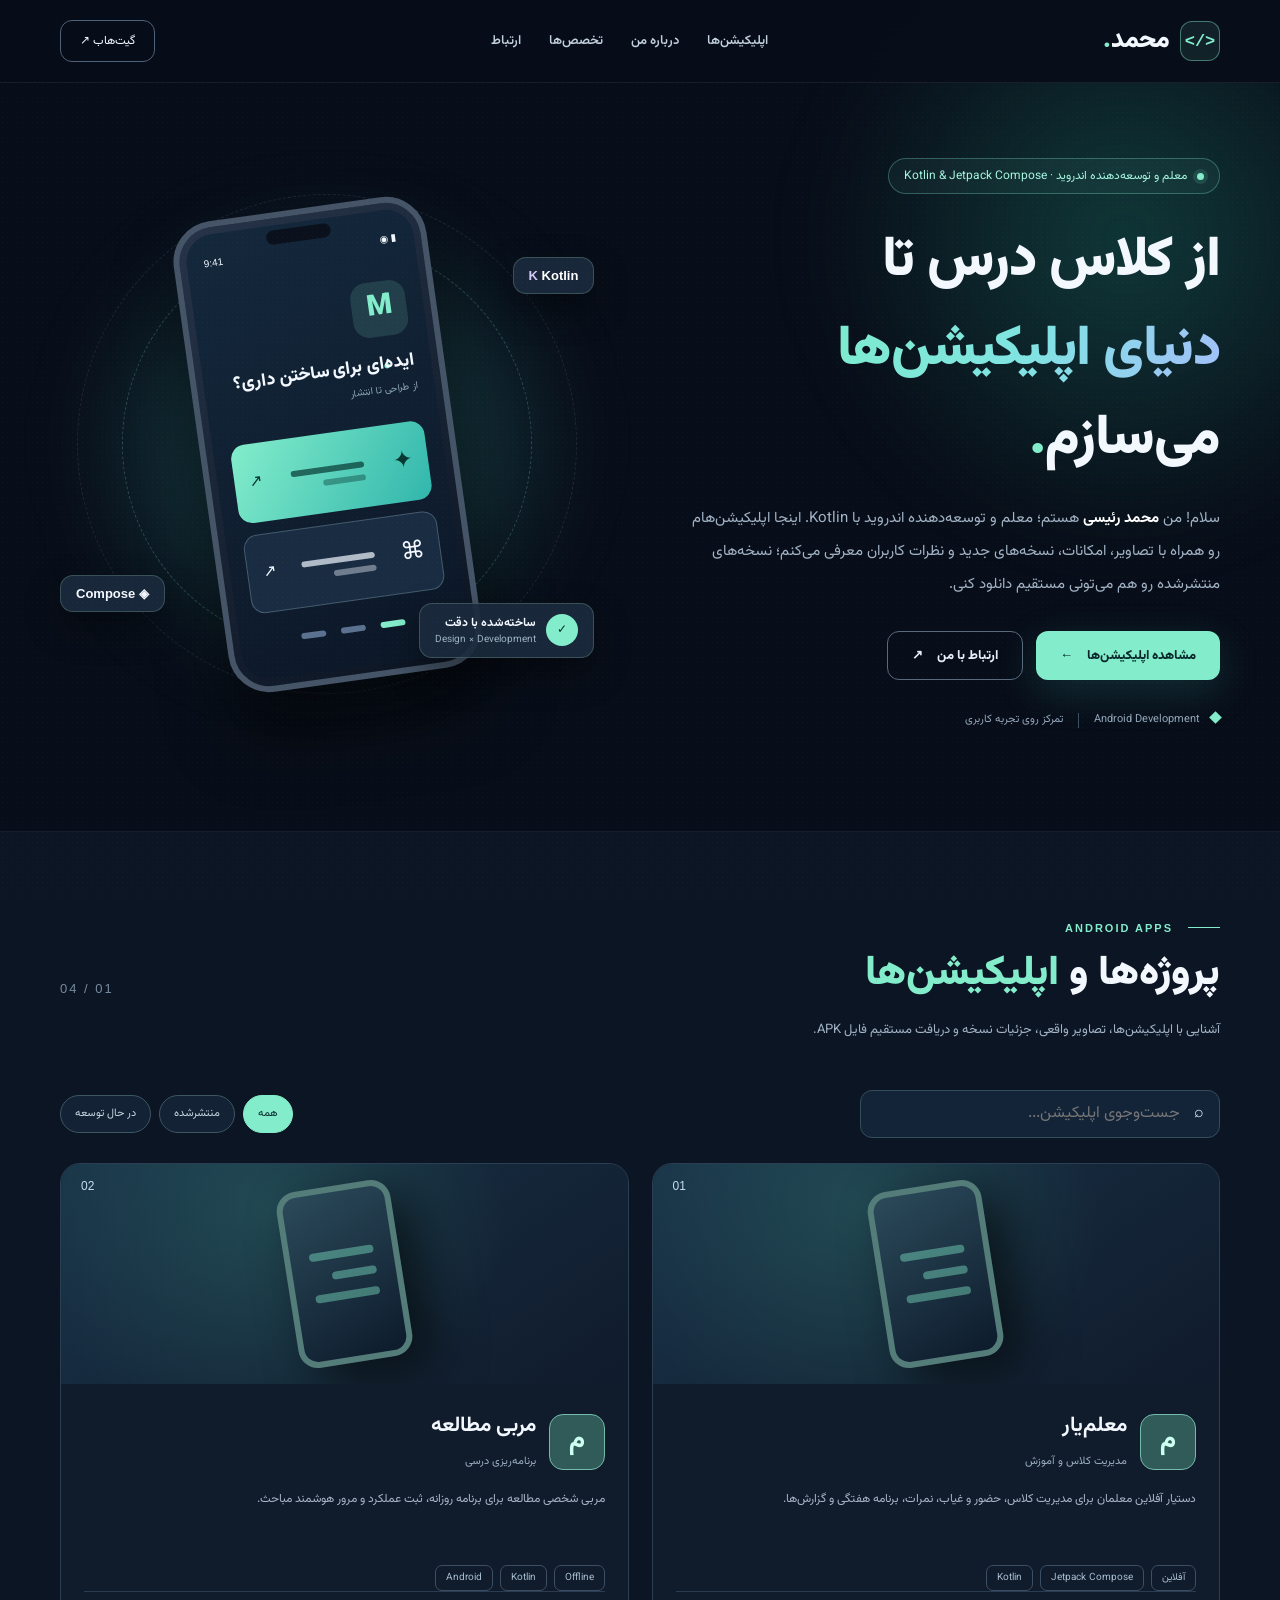
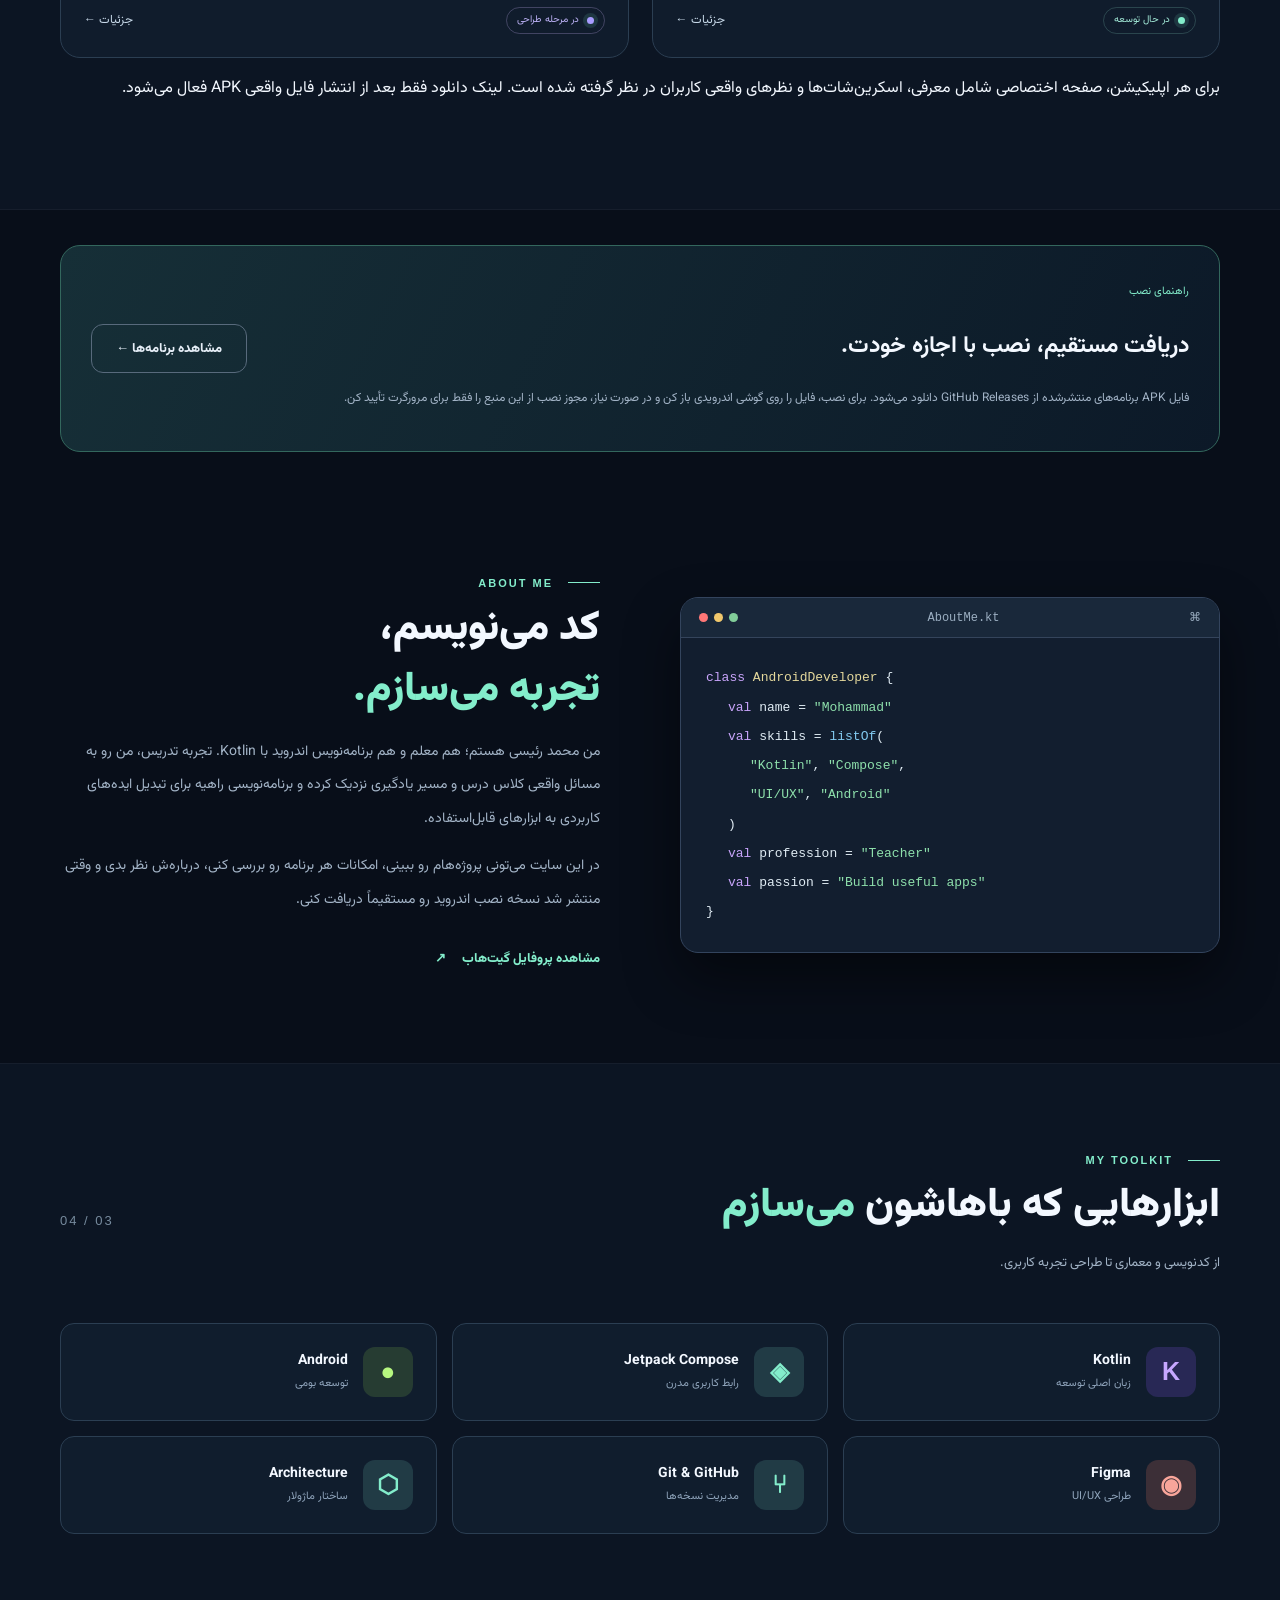
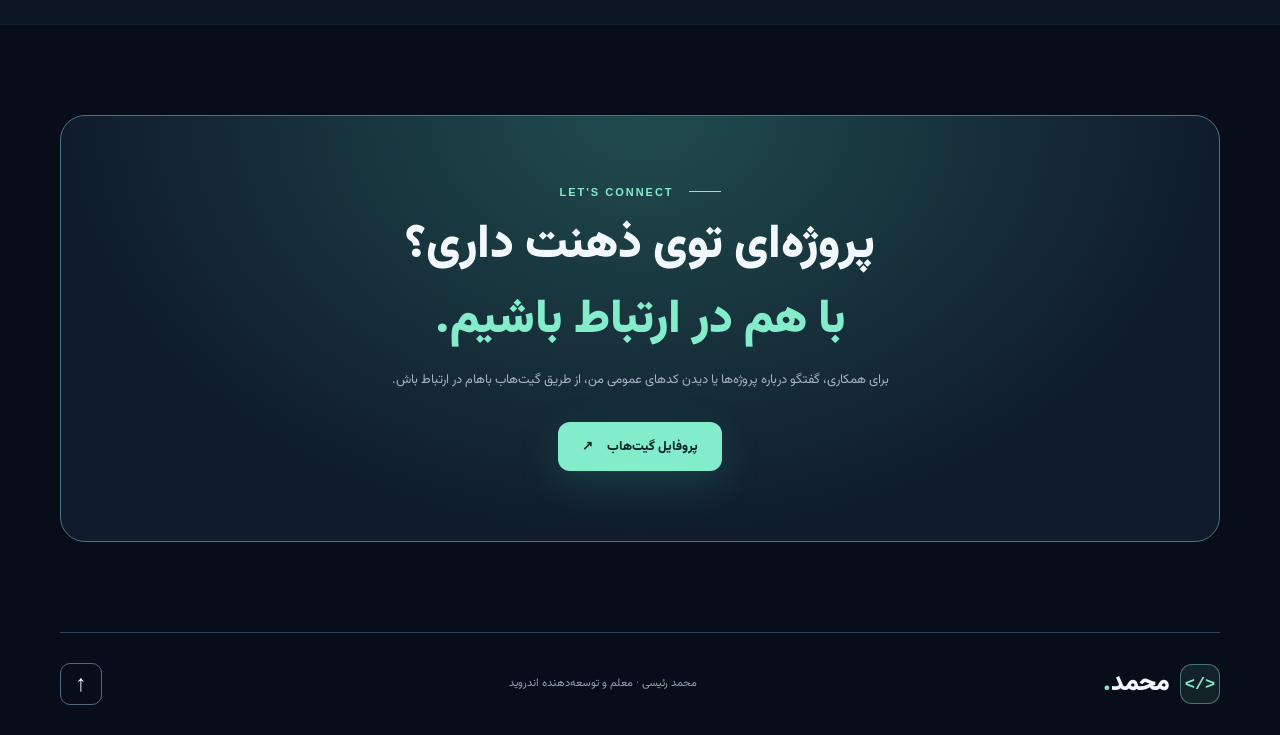
<file: index.html>
<!doctype html>
<html lang="fa" dir="rtl">
<head>
  <meta charset="utf-8" />
  <meta name="viewport" content="width=device-width,initial-scale=1" />
  <meta name="theme-color" content="#080d19" />
  <meta name="description" content="سایت شخصی محمد رئیسی؛ معلم و توسعه‌دهنده اندروید با Kotlin و Jetpack Compose. آشنایی با اپلیکیشن‌ها، نمونه‌کارها و دانلود نسخه‌های منتشرشده." />
  <meta property="og:title" content="محمد رئیسی | معلم و توسعه‌دهنده اندروید" />
  <meta property="og:description" content="اپلیکیشن‌های اندرویدی، نمونه‌کارها و لینک دانلود نسخه‌های منتشرشده" />
  <meta property="og:type" content="website" />
  <title>محمد رئیسی | معلم و توسعه‌دهنده اندروید</title>
  <link rel="preconnect" href="https://fonts.googleapis.com" />
  <link rel="preconnect" href="https://fonts.gstatic.com" crossorigin />
  <link href="https://fonts.googleapis.com/css2?family=Vazirmatn:wght@400;500;600;700;800;900&display=swap" rel="stylesheet" />
  <link rel="icon" type="image/svg+xml" href="assets/favicon.svg" />
  <link rel="stylesheet" href="styles.css" />
  <link rel="stylesheet" href="market.css" />
  <script type="module" src="home.js"></script>
</head>
<body>
  <a href="#main" class="skip">رفتن به محتوای اصلی</a>
  <div class="grain" aria-hidden="true"></div>
  <header class="site-header" id="top">
    <nav class="nav wrap" aria-label="منوی اصلی">
      <a class="brand" href="#top" aria-label="صفحه اصلی محمد رئیسی"><span class="brand-symbol">&lt;/&gt;</span><span>محمد<span class="brand-dot">.</span></span></a>
      <button class="menu-button" id="menu-button" aria-controls="nav-links" aria-expanded="false" aria-label="باز کردن منو"><span></span><span></span><span></span></button>
      <div class="nav-links" id="nav-links"><a href="#projects">اپلیکیشن‌ها</a><a href="#about">درباره من</a><a href="#stack">تخصص‌ها</a><a href="#contact">ارتباط</a></div>
      <a class="nav-cta" href="https://github.com/MohammadRaisi9" target="_blank" rel="noopener noreferrer" aria-label="مشاهده گیت‌هاب من">گیت‌هاب <span aria-hidden="true">↗</span></a>
    </nav>
  </header>
  <main id="main">
    <section class="hero wrap" aria-labelledby="hero-title">
      <div class="hero-copy">
        <div class="eyebrow"><span class="live-dot"></span> معلم و توسعه‌دهنده اندروید · Kotlin & Jetpack Compose</div>
        <h1 id="hero-title">از کلاس درس تا<br/><span class="gradient-text">دنیای اپلیکیشن‌ها</span><br/>می‌سازم<span class="period">.</span></h1>
        <p class="hero-intro">سلام! من <strong>محمد رئیسی</strong> هستم؛ معلم و توسعه‌دهنده اندروید با Kotlin. اینجا اپلیکیشن‌هام رو همراه با تصاویر، امکانات، نسخه‌های جدید و نظرات کاربران معرفی می‌کنم؛ نسخه‌های منتشرشده رو هم می‌تونی مستقیم دانلود کنی.</p>
        <div class="hero-actions"><a href="#projects" class="btn btn-primary">مشاهده اپلیکیشن‌ها <span aria-hidden="true">←</span></a><a href="#contact" class="btn btn-outline">ارتباط با من <span aria-hidden="true">↗</span></a></div>
        <div class="hero-meta"><span><i class="meta-pin"></i> Android Development</span><span class="meta-divider"></span><span>تمرکز روی تجربه کاربری</span></div>
      </div>
      <div class="hero-art" aria-label="تصویر گرافیکی برنامه‌نویسی اندروید">
        <div class="orbit orbit-1"></div><div class="orbit orbit-2"></div><div class="glow"></div>
        <div class="floating-chip chip-kotlin">K <span>Kotlin</span></div><div class="floating-chip chip-compose"><span class="compose-mark">◈</span> Compose</div>
        <div class="device"><div class="device-notch"></div><div class="device-screen"><div class="mock-status"><span>9:41</span><span>◉ ▮</span></div><div class="mock-avatar">M<span>.</span></div><div class="mock-greeting">ایده‌ای برای ساختن داری؟</div><div class="mock-subtitle">از طراحی تا انتشار</div><div class="mock-cards"><div class="mock-card mock-card-primary"><span class="mock-icon">✦</span><span class="mock-bars"><i></i><i></i></span><span>↗</span></div><div class="mock-card"><span class="mock-icon">⌘</span><span class="mock-bars"><i></i><i></i></span><span>↗</span></div></div><div class="mock-nav"><b></b><b></b><b></b></div></div></div>
        <div class="floating-note"><span class="check-circle">✓</span><span><b>ساخته‌شده با دقت</b><small>Design × Development</small></span></div>
      </div>
    </section>
    <section class="section projects-section" id="projects" aria-labelledby="projects-title"><div class="wrap"><div class="section-top"><div><div class="section-kicker">ANDROID APPS <span></span></div><h2 id="projects-title">پروژه‌ها و <span>اپلیکیشن‌ها</span></h2><p>آشنایی با اپلیکیشن‌ها، تصاویر واقعی، جزئیات نسخه و دریافت مستقیم فایل APK.</p></div><span class="section-index">01 / 04</span></div><div class="market-toolbar"><label class="search-box"><span aria-hidden="true">⌕</span><input id="app-search" type="search" placeholder="جست‌وجوی اپلیکیشن..." autocomplete="off" aria-label="جست‌وجوی اپلیکیشن‌ها" /></label><div class="filter-pills" role="group" aria-label="فیلتر وضعیت"><button class="filter-pill active" type="button" data-status="all" aria-pressed="true">همه</button><button class="filter-pill" type="button" data-status="released" aria-pressed="false">منتشرشده</button><button class="filter-pill" type="button" data-status="development" aria-pressed="false">در حال توسعه</button></div></div><div class="project-grid" id="project-grid" aria-live="polite"><p class="no-projects">در حال دریافت فهرست برنامه‌ها…</p></div><p class="project-note">برای هر اپلیکیشن، صفحه اختصاصی شامل معرفی، اسکرین‌شات‌ها و نظرهای واقعی کاربران در نظر گرفته شده است. لینک دانلود فقط بعد از انتشار فایل واقعی APK فعال می‌شود.</p></div></section>
    <section class="install-strip wrap" aria-labelledby="install-title"><div><span class="install-chip">راهنمای نصب</span><h2 id="install-title">دریافت مستقیم، نصب با اجازه خودت.</h2><p>فایل APK برنامه‌های منتشرشده از GitHub Releases دانلود می‌شود. برای نصب، فایل را روی گوشی اندرویدی باز کن و در صورت نیاز، مجوز نصب از این منبع را فقط برای مرورگرت تأیید کن.</p></div><a href="#projects" class="btn btn-outline">مشاهده برنامه‌ها ←</a></section>
    <section class="section about-section" id="about" aria-labelledby="about-title"><div class="wrap about-grid"><div class="about-visual"><div class="about-code"><div class="code-header"><span class="window-dots"><i></i><i></i><i></i></span><span>AboutMe.kt</span><span>⌘</span></div><div class="code-body"><div><span class="code-purple">class</span> <span class="code-yellow">AndroidDeveloper</span> {</div><div class="indent"><span class="code-purple">val</span> name = <span class="code-green">"Mohammad"</span></div><div class="indent"><span class="code-purple">val</span> skills = <span class="code-blue">listOf</span>(</div><div class="indent2"><span class="code-green">"Kotlin"</span>, <span class="code-green">"Compose"</span>,</div><div class="indent2"><span class="code-green">"UI/UX"</span>, <span class="code-green">"Android"</span></div><div class="indent">)</div><div class="indent"><span class="code-purple">val</span> profession = <span class="code-green">"Teacher"</span></div><div class="indent"><span class="code-purple">val</span> passion = <span class="code-green">"Build useful apps"</span></div><div>}</div></div></div><div class="about-glow"></div></div><div class="about-copy"><div class="section-kicker">ABOUT ME <span></span></div><h2 id="about-title">کد می‌نویسم،<br/><span>تجربه می‌سازم.</span></h2><p>من محمد رئیسی هستم؛ هم معلم و هم برنامه‌نویس اندروید با Kotlin. تجربه تدریس، من رو به مسائل واقعی کلاس درس و مسیر یادگیری نزدیک کرده و برنامه‌نویسی راهیه برای تبدیل ایده‌های کاربردی به ابزارهای قابل‌استفاده.</p><p>در این سایت می‌تونی پروژه‌هام رو ببینی، امکانات هر برنامه رو بررسی کنی، درباره‌ش نظر بدی و وقتی منتشر شد نسخه نصب اندروید رو مستقیماً دریافت کنی.</p><a class="text-link" href="https://github.com/MohammadRaisi9" target="_blank" rel="noopener noreferrer">مشاهده پروفایل گیت‌هاب <span aria-hidden="true">↗</span></a></div></div></section>
    <section class="section stack-section" id="stack" aria-labelledby="stack-title"><div class="wrap"><div class="section-top"><div><div class="section-kicker">MY TOOLKIT <span></span></div><h2 id="stack-title">ابزارهایی که باهاشون <span>می‌سازم</span></h2><p>از کدنویسی و معماری تا طراحی تجربه کاربری.</p></div><span class="section-index">03 / 04</span></div><div class="stack-grid"><div class="stack-item"><span class="stack-icon kotlin-icon">K</span><span><b>Kotlin</b><small>زبان اصلی توسعه</small></span></div><div class="stack-item"><span class="stack-icon compose-icon">◈</span><span><b>Jetpack Compose</b><small>رابط کاربری مدرن</small></span></div><div class="stack-item"><span class="stack-icon android-icon">●</span><span><b>Android</b><small>توسعه بومی</small></span></div><div class="stack-item"><span class="stack-icon figma-icon">◉</span><span><b>Figma</b><small>طراحی UI/UX</small></span></div><div class="stack-item"><span class="stack-icon git-icon">⑂</span><span><b>Git & GitHub</b><small>مدیریت نسخه‌ها</small></span></div><div class="stack-item"><span class="stack-icon arch-icon">⬡</span><span><b>Architecture</b><small>ساختار ماژولار</small></span></div></div></div></section>
    <section class="section contact-section" id="contact" aria-labelledby="contact-title"><div class="wrap"><div class="contact-card"><div class="contact-glow"></div><div class="section-kicker">LET'S CONNECT <span></span></div><h2 id="contact-title">پروژه‌ای توی ذهنت داری؟<br/><span>با هم در ارتباط باشیم.</span></h2><p>برای همکاری، گفتگو درباره پروژه‌ها یا دیدن کدهای عمومی من، از طریق گیت‌هاب باهام در ارتباط باش.</p><a class="btn btn-primary" href="https://github.com/MohammadRaisi9" target="_blank" rel="noopener noreferrer">پروفایل گیت‌هاب <span aria-hidden="true">↗</span></a></div></div></section>
  </main>
  <footer class="footer wrap"><a class="brand" href="#top"><span class="brand-symbol">&lt;/&gt;</span><span>محمد<span class="brand-dot">.</span></span></a><p>محمد رئیسی · معلم و توسعه‌دهنده اندروید</p><a href="#top" class="back-top" aria-label="بازگشت به بالا">↑</a></footer>
</body>
</html>
</file>
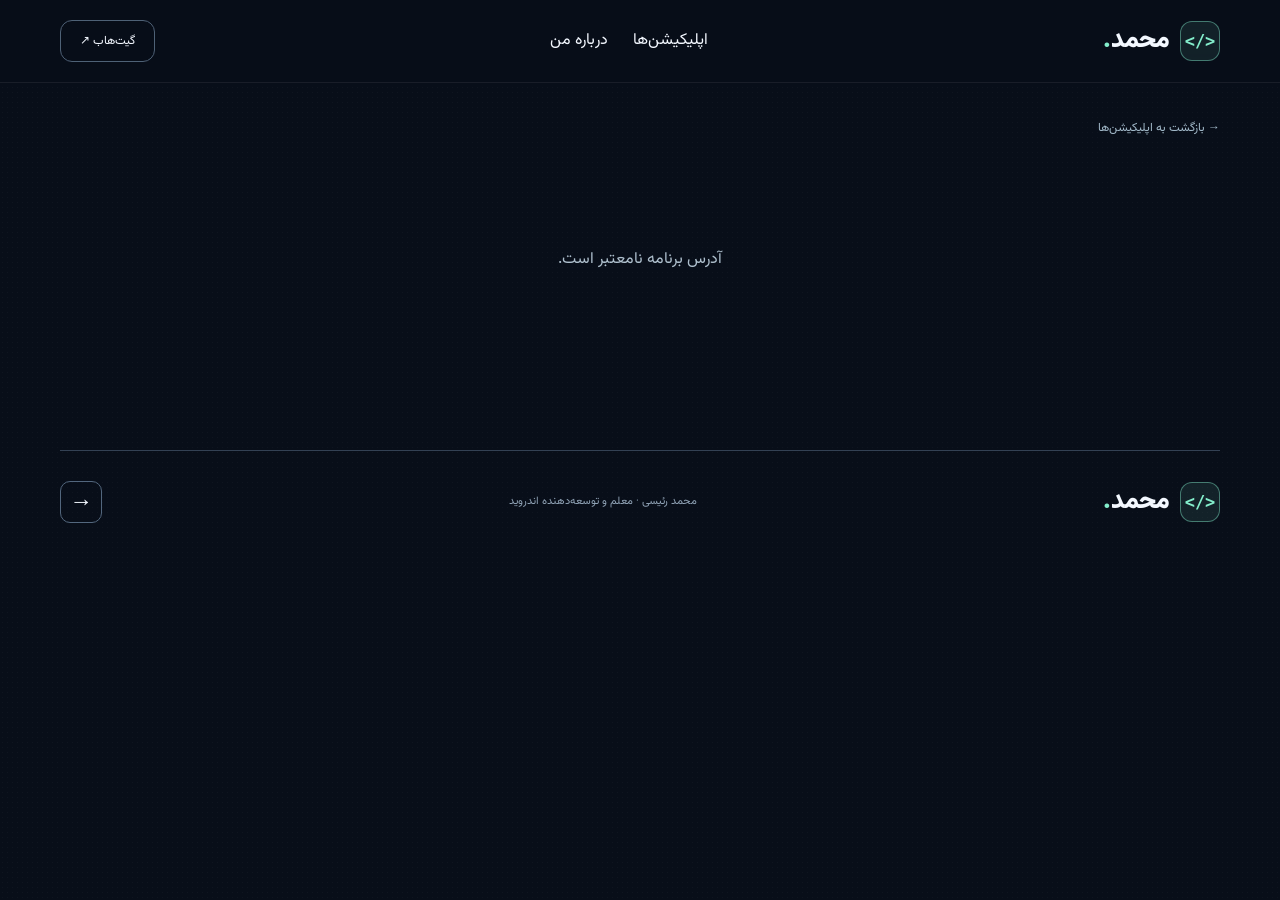
<file: app.html>
<!doctype html>
<html lang="fa" dir="rtl">
<head>
  <meta charset="utf-8" />
  <meta name="viewport" content="width=device-width,initial-scale=1" />
  <meta name="theme-color" content="#080d19" />
  <meta name="description" content="معرفی و دانلود مستقیم اپلیکیشن‌های اندرویدی محمد رئیسی؛ اسکرین‌شات‌ها و نظرات کاربران" />
  <title>جزئیات اپلیکیشن | محمد رئیسی</title>
  <link rel="preconnect" href="https://fonts.googleapis.com" />
  <link rel="preconnect" href="https://fonts.gstatic.com" crossorigin />
  <link href="https://fonts.googleapis.com/css2?family=Vazirmatn:wght@400;500;600;700;800;900&display=swap" rel="stylesheet" />
  <link rel="icon" type="image/svg+xml" href="assets/favicon.svg" />
  <link rel="stylesheet" href="styles.css" />
  <link rel="stylesheet" href="market.css" />
  <script src="site-config.js"></script>
  <script type="module" src="detail.js"></script>
</head>
<body class="detail-body">
  <a href="#main" class="skip">رفتن به محتوای اصلی</a>
  <div class="grain" aria-hidden="true"></div>
  <header class="site-header scrolled"><nav class="nav wrap" aria-label="منوی اصلی"><a class="brand" href="index.html" aria-label="صفحه اصلی"><span class="brand-symbol">&lt;/&gt;</span><span>محمد<span class="brand-dot">.</span></span></a><div class="detail-nav-links"><a href="index.html#projects">اپلیکیشن‌ها</a><a href="index.html#about">درباره من</a></div><a class="nav-cta" href="https://github.com/MohammadRaisi9" target="_blank" rel="noopener noreferrer">گیت‌هاب ↗</a></nav></header>
  <main id="main" class="detail-main wrap">
    <a href="index.html#projects" class="detail-back">→ بازگشت به اپلیکیشن‌ها</a>
    <div id="app-loading" class="detail-loading" role="status">در حال بارگذاری اطلاعات برنامه…</div>
    <div id="app-content" hidden>
      <section class="app-hero-card" aria-label="معرفی برنامه">
        <div id="detail-icon" class="detail-icon" aria-hidden="true">م</div>
        <div class="app-hero-info"><span id="detail-category" class="category-label"></span><h1 id="detail-title"></h1><p id="detail-summary"></p><div id="detail-tags" class="tags"></div><div id="detail-rating" class="detail-rating"><span aria-hidden="true">☆</span> هنوز امتیازی ثبت نشده</div></div>
        <div class="app-downloads" id="detail-downloads"></div>
      </section>
      <div class="app-content-grid"><div class="app-main-column">
        <section class="detail-panel" id="screenshots-section"><div class="panel-heading"><h2>تصاویر برنامه</h2><span>اسکرین‌شات‌های واقعی</span></div><div id="screenshot-gallery" class="screenshot-gallery"></div></section>
        <section class="detail-panel"><div class="panel-heading"><h2>درباره برنامه</h2></div><p id="detail-description" class="long-description"></p><h3>امکانات اصلی</h3><ul id="feature-list" class="feature-list"></ul></section>
        <section class="detail-panel" id="reviews"><div class="panel-heading"><h2>نظرهای کاربران</h2><span id="review-count"></span></div>
          <div id="review-summary" class="review-summary"><span>☆</span> هنوز نظری ثبت نشده است.</div>
          <div class="review-submit-card"><h3>تجربه‌ات رو با بقیه به اشتراک بذار</h3><p>برای جلوگیری از نظرهای جعلی، ثبت نظر با تأیید ایمیل انجام می‌شود. نظرها پیش از انتشار بررسی می‌شوند.</p>
            <div id="review-setup-notice" class="review-message">بخش نظرات پس از اتصال سرویس فعال خواهد شد.</div>
            <form id="email-form" class="email-form" hidden><label for="login-email">ایمیل خودت را وارد کن</label><div class="inline-fields"><input id="login-email" type="email" placeholder="you@example.com" autocomplete="email" required /><button class="btn btn-primary" type="submit">دریافت لینک ورود</button></div></form>
            <div id="auth-state" class="auth-state" hidden></div>
            <form id="review-form" class="review-form" hidden>
              <label for="review-name">نام نمایشی</label><input id="review-name" minlength="2" maxlength="60" required autocomplete="nickname" placeholder="نامی که کنار نظرت دیده می‌شود" />
              <label for="review-rating">امتیاز به برنامه</label><select id="review-rating" required><option value="">انتخاب کن</option><option value="5">★★★★★ عالی</option><option value="4">★★★★☆ خوب</option><option value="3">★★★☆☆ متوسط</option><option value="2">★★☆☆☆ ضعیف</option><option value="1">★☆☆☆☆ خیلی ضعیف</option></select>
              <label for="review-body">نظر تو</label><textarea id="review-body" minlength="10" maxlength="2000" required rows="4" placeholder="چه چیزی رو دوست داشتی و چه چیزی بهتر می‌شه؟"></textarea>
              <button type="submit" class="btn btn-primary">ثبت نظر برای بررسی ←</button>
            </form>
            <p id="review-feedback" role="status" aria-live="polite"></p>
          </div><div id="review-list" class="review-list"><p class="review-empty">هنوز نظری برای این برنامه ثبت نشده است.</p></div>
        </section>
      </div><aside class="app-side-column"><section class="detail-panel sticky-info"><div class="panel-heading"><h2>اطلاعات برنامه</h2></div><dl id="app-info" class="app-info"></dl><h3>نصب روی اندروید</h3><p class="install-guide">پس از دریافت فایل APK، آن را باز کن و در صورت درخواست، اجازه نصب از منبع دانلود را در تنظیمات اندروید صادر کن. دانلود خودکار به معنی نصب خودکار نیست.</p></section></aside></div>
    </div>
  </main>
  <footer class="footer wrap"><a class="brand" href="index.html"><span class="brand-symbol">&lt;/&gt;</span><span>محمد<span class="brand-dot">.</span></span></a><p>محمد رئیسی · معلم و توسعه‌دهنده اندروید</p><a href="index.html#projects" class="back-top" aria-label="بازگشت به برنامه‌ها">→</a></footer>
  <dialog id="image-dialog" class="image-dialog" aria-label="نمایش تصویر برنامه"><button type="button" id="dialog-close" class="dialog-close" aria-label="بستن تصویر">×</button><img id="dialog-image" alt="" /></dialog>
</body>
</html>
</file>
<file: styles.css>
:root{color-scheme:dark;--bg:#080e19;--panel:#111d2c;--line:#2b3e52;--mint:#83edcb;--muted:#a2b3c6;--text:#f3f8ff}*{box-sizing:border-box}html{scroll-behavior:smooth;scroll-padding-top:85px}body{margin:0;color:var(--text);background:var(--bg);font-family:Vazirmatn,Tahoma,sans-serif;line-height:1.85;overflow-x:hidden}a{color:inherit;text-decoration:none}button,input,textarea,select{font:inherit}.wrap{width:min(1160px,calc(100% - 44px));margin-inline:auto}.grain{pointer-events:none;position:fixed;inset:0;opacity:.03;z-index:15;background-image:radial-gradient(#fff 0.3px,transparent 0.5px);background-size:5px 5px}.skip{position:absolute;top:-200px;right:12px;background:var(--mint);color:#092327;padding:9px;z-index:100}.skip:focus{top:12px}.site-header{position:sticky;top:0;z-index:30;border-bottom:1px solid #ffffff12;background:#080e19ec;backdrop-filter:blur(18px)}.nav{min-height:82px;display:flex;align-items:center;gap:32px}.brand{display:inline-flex;align-items:center;gap:10px;font-size:25px;font-weight:900;white-space:nowrap}.brand-symbol{display:grid;place-items:center;width:40px;height:40px;border:1px solid #83edcb70;border-radius:12px;color:var(--mint);background:#83edcb17;font:700 17px monospace}.brand-dot,.period{color:var(--mint)}.nav-links{display:flex;gap:28px;margin-inline:auto;color:#c0d0dc;font-weight:600;font-size:13px}.nav-links a:hover,.nav-cta:hover,.text-link:hover{color:var(--mint)}.nav-cta{border:1px solid #4e6176;border-radius:12px;padding:9px 19px;font-size:12px}.menu-button{display:none}.hero{min-height:650px;display:grid;grid-template-columns:1.05fr .95fr;align-items:center;gap:35px;padding-block:75px 100px;position:relative}.hero:before{content:"";position:absolute;z-index:-1;right:-230px;top:-170px;width:650px;height:650px;background:radial-gradient(circle,#249f8550,transparent 65%);filter:blur(45px)}.hero h1{font-size:clamp(35px,4.35vw,61px);letter-spacing:-1px;line-height:1.6;margin:23px 0 18px;font-weight:900}.gradient-text{color:var(--mint);background:linear-gradient(110deg,#7decce,#80e3e2,#a3bffa);background-clip:text;-webkit-background-clip:text;-webkit-text-fill-color:transparent}.eyebrow{display:inline-flex;align-items:center;gap:10px;padding:6px 15px;border:1px solid #83edcb4c;border-radius:80px;background:#83edcb0d;color:#a5f4de;font-size:12px}.live-dot,.status i{width:7px;height:7px;display:inline-block;background:var(--mint);border-radius:50%;box-shadow:0 0 0 4px #83edcb20}.hero-intro{max-width:535px;color:var(--muted);font-size:15px;line-height:2.2}.hero-intro strong{color:white}.hero-actions{display:flex;align-items:center;gap:13px;flex-wrap:wrap;margin-top:30px}.btn{min-height:49px;padding:11px 24px;display:inline-flex;justify-content:center;align-items:center;gap:14px;border-radius:12px;font-size:13px;font-weight:800;cursor:pointer;transition:transform .2s,background .2s}.btn:hover{transform:translateY(-2px)}.btn-primary{background:var(--mint);color:#08262a;box-shadow:0 12px 40px #42cbb52b}.btn-primary:hover{background:#aafbe1}.btn-outline{border:1px solid #586a7c;color:#e6eef7;background:transparent}.hero-meta{display:flex;flex-wrap:wrap;align-items:center;gap:15px;color:#94a6ba;font-size:11px;margin-top:30px}.meta-pin{display:inline-block;width:9px;height:9px;background:var(--mint);transform:rotate(45deg);margin-left:8px}.meta-divider{height:15px;width:1px;background:#3d4e60}.hero-art{position:relative;min-height:515px;display:grid;place-items:center;isolation:isolate}.glow{position:absolute;inset:14%;border-radius:50%;filter:blur(55px);background:#44c6bb35;z-index:-1}.orbit{position:absolute;border-radius:50%;width:410px;height:410px;border:1px dashed #80d8bc43;transform:rotate(22deg)}.orbit-2{width:500px;height:500px;border-color:#8e9cb629;transform:rotate(-17deg)}.device{width:255px;height:475px;padding:7px;border:6px solid #455467;border-radius:41px;box-shadow:0 45px 65px #0008;background:linear-gradient(150deg,#263348,#0b1422);transform:rotate(-8deg);position:relative}.device-notch{position:absolute;top:12px;left:50%;transform:translateX(-50%);width:65px;height:14px;background:#0a111d;border-radius:30px}.device-screen{height:100%;border-radius:28px;padding:23px 17px;overflow:hidden;background:linear-gradient(160deg,#14283c,#0c1727)}.mock-status{display:flex;justify-content:space-between;font:10px Arial;direction:ltr}.mock-avatar{margin-top:36px;width:55px;height:55px;border-radius:16px;display:grid;place-items:center;background:#83edcb23;color:var(--mint);font-size:29px;font-weight:900}.mock-greeting{font-size:18px;font-weight:800;margin-top:12px}.mock-subtitle{font-size:10px;color:#8ca5b8}.mock-cards{display:grid;gap:12px;margin-top:24px}.mock-card{height:79px;background:#192c42;border:1px solid #425a6c;border-radius:14px;display:flex;align-items:center;justify-content:space-between;padding:15px}.mock-card-primary{color:#073832;background:linear-gradient(125deg,#83edcb,#31b6ac);border:none}.mock-icon{font-size:24px}.mock-bars i{display:block;width:74px;height:6px;background:currentColor;border-radius:20px;opacity:.7;margin-top:7px}.mock-bars i+i{width:43px;opacity:.4}.mock-nav{display:flex;justify-content:center;gap:15px;margin-top:25px}.mock-nav b{width:25px;height:6px;background:#5a7290;border-radius:8px}.mock-nav b:first-child{background:var(--mint)}.floating-chip,.floating-note{position:absolute;z-index:3;padding:10px 15px;border:1px solid #62827c75;border-radius:13px;background:#1b2a3de8;box-shadow:0 15px 35px #0006;font:700 13px Arial}.chip-kotlin{top:70px;right:0;color:#d5cafa}.chip-kotlin span{color:white}.chip-compose{bottom:90px;left:0}.floating-note{right:0;bottom:44px;display:flex;align-items:center;gap:10px;font:12px Vazirmatn}.floating-note b,.floating-note small{display:block}.floating-note small{font-size:10px;color:#9cb1c4}.check-circle{display:grid;place-items:center;background:var(--mint);color:#072b25;border-radius:50%;width:32px;height:32px}.section{padding-block:90px}.projects-section,.stack-section{background:#0c1523;border-block:1px solid #ffffff0a}.section-top{display:flex;justify-content:space-between;align-items:center;gap:20px;margin-bottom:35px}.section-kicker{display:flex;align-items:center;gap:15px;color:var(--mint);font:700 11px Arial;letter-spacing:2px;direction:ltr;width:max-content}.section-kicker span{display:block;width:32px;height:1px;background:var(--mint)}.section h2{font-size:clamp(27px,3.2vw,41px);line-height:1.5;margin:10px 0;font-weight:900}.section h2 span{color:var(--mint)}.section-top p{font-size:13px;color:var(--muted)}.section-index{font:13px Arial;letter-spacing:2px;color:#778b9e}.project-grid{display:grid;grid-template-columns:repeat(2,minmax(0,1fr));gap:23px}.project-card{border:1px solid var(--line);border-radius:20px;background:#101c2c;overflow:hidden;transition:transform .2s,border-color .2s}.project-card:hover{transform:translateY(-4px);border-color:#80cab0}.project-body{padding:25px}.project-art{height:240px;background:radial-gradient(ellipse at 60% 15%,#4d8581,#172b3a 70%);display:grid;place-items:center;position:relative}.project-violet .project-art{background:radial-gradient(ellipse at 60% 15%,#59517c,#192339 70%)}.project-decoration{position:relative;width:160px;height:160px;display:grid;place-items:center}.project-app-icon{width:132px;height:132px;border-radius:32px;display:grid;place-items:center;background:linear-gradient(140deg,#a8f7db,#53bca8);color:#145044;font-size:58px;font-weight:900;transform:rotate(-8deg);box-shadow:15px 22px 40px #0006}.decor-ring{position:absolute;width:220px;height:220px;border:1px solid #ffffff36;border-radius:50%}.decor-dot{position:absolute;width:10px;height:10px;background:white;border-radius:50%;top:0;right:0}.project-caption{display:flex;justify-content:space-between;color:#9ab0c6;font-size:11px}.status{display:inline-flex;align-items:center;gap:8px;padding:3px 10px;border:1px solid #6aa89f4a;border-radius:50px;color:#a2e9d7;font-size:10px}.status-planned{color:#bcb1f5;border-color:#998bc35c}.status-planned i{background:#a89cff}.project-body h3{font-size:22px;margin:16px 0 8px}.project-body p{font-size:13px;color:var(--muted)}.tags{display:flex;gap:7px;flex-wrap:wrap;direction:ltr;justify-content:flex-end}.tags span{font-size:10px;padding:3px 10px;border-radius:7px;border:1px solid #3c4e64;color:#a7bdd0}.project-actions{border-top:1px solid #29394b;margin-top:22px;padding-top:15px;display:flex;justify-content:space-between}.download{color:var(--mint)}.download.disabled{color:#8a9cad}.about-grid{display:grid;grid-template-columns:1fr 1fr;align-items:center;gap:80px}.about-visual{position:relative}.about-code{border:1px solid #33445d;border-radius:18px;background:#121e2f;overflow:hidden;direction:ltr;box-shadow:0 25px 55px #0007}.code-header{background:#19283a;border-bottom:1px solid #34445b;display:flex;justify-content:space-between;align-items:center;padding:12px 18px;font:12px monospace;color:#9baec1}.window-dots{display:flex;gap:6px}.window-dots i{width:9px;height:9px;border-radius:50%;background:#ff7777}.window-dots i:nth-child(2){background:#f1c86c}.window-dots i:nth-child(3){background:#81cd99}.code-body{padding:25px;color:#e0ecf4;font:13px/2.25 Consolas,monospace;white-space:nowrap;overflow:auto}.indent{padding-left:22px}.indent2{padding-left:44px}.code-purple{color:#c8a4fb}.code-yellow{color:#e4d89c}.code-green{color:#8ee0ac}.code-blue{color:#82c9ef}.about-copy p{font-size:14px;line-height:2.4;color:var(--muted)}.text-link{display:inline-flex;gap:16px;color:var(--mint);font-size:13px;font-weight:800;margin-top:15px}.stack-grid{display:grid;grid-template-columns:repeat(3,minmax(0,1fr));gap:15px}.stack-item{background:#101d2d;border:1px solid var(--line);border-radius:14px;padding:23px;display:flex;align-items:center;gap:15px}.stack-icon{display:grid;place-items:center;width:50px;height:50px;border-radius:12px;background:#82ead125;color:var(--mint);font:900 25px Arial;flex:none}.kotlin-icon{background:#8654ee34;color:#c6a7ff}.figma-icon{background:#fa7b6230;color:#f8a59a}.android-icon{background:#93d64e2b;color:#b6f780}.stack-item b,.stack-item small{display:block}.stack-item b{font-size:14px}.stack-item small{font-size:11px;color:#8fa4bb}.contact-card{position:relative;overflow:hidden;padding:70px 20px;text-align:center;background:radial-gradient(ellipse at top,#204c4e,#101c2d 70%);border:1px solid #4c777a;border-radius:25px}.contact-card .section-kicker{margin:0 auto}.contact-card h2{font-size:clamp(28px,4vw,47px);line-height:1.6}.contact-card p{max-width:540px;margin:0 auto 30px;color:var(--muted);font-size:13px}.footer{border-top:1px solid #334154;padding-block:28px;display:flex;align-items:center;justify-content:space-between;gap:15px}.footer p{font-size:11px;color:#90a3b6}.back-top{width:42px;height:42px;display:grid;place-items:center;border:1px solid #52667d;border-radius:10px;font-size:23px}.install-strip{margin:35px auto;border:1px solid #33675d;border-radius:20px;padding:30px;background:linear-gradient(115deg,#162f37,#0c1928);display:flex;justify-content:space-between;align-items:center;gap:20px}.install-strip h2{font-size:23px}.install-strip p{font-size:12px;color:var(--muted)}.install-chip{color:var(--mint);font-size:11px}.no-projects{color:var(--muted)}:focus-visible{outline:3px solid #b3ffe9;outline-offset:3px}@media(max-width:980px){.hero{gap:0}.hero-art{transform:scale(.84)}.about-grid{gap:30px}.stack-grid{grid-template-columns:repeat(2,1fr)}}@media(max-width:750px){.wrap{width:min(calc(100% - 32px),550px)}.nav{min-height:70px;gap:14px}.brand{font-size:22px}.nav-cta{margin-right:auto;padding:7px 11px}.menu-button{display:grid;gap:5px;padding:10px;background:transparent;border:0;cursor:pointer;order:-1}.menu-button span{display:block;width:23px;height:2px;background:#eaf8ff}.nav-links{display:none;position:absolute;top:70px;right:0;left:0;padding:18px 24px;background:#101d2c;border-bottom:1px solid #33475e;flex-direction:column}.nav-links.open{display:flex}.hero{grid-template-columns:1fr;padding:55px 0;gap:0}.hero h1{font-size:clamp(34px,8vw,49px)}.hero-art{min-height:440px;height:440px;transform:scale(.75);margin:-10px -50px -30px}.orbit-2{width:410px;height:410px}.orbit{width:340px;height:340px}.section{padding-block:65px}.project-grid,.about-grid{grid-template-columns:1fr}.about-visual{order:2}.about-copy{order:1}.stack-grid{grid-template-columns:repeat(2,minmax(0,1fr))}.stack-item{padding:15px;gap:10px}.stack-icon{width:40px;height:40px}.contact-card{padding:50px 15px}.footer{flex-wrap:wrap}.footer p{order:3;flex-basis:100%}.install-strip{flex-direction:column;align-items:stretch}}@media(max-width:390px){.stack-grid{grid-template-columns:1fr}.hero-art{transform:scale(.65);margin:-25px -65px -70px}.hero h1{font-size:33px}}@media(prefers-reduced-motion:reduce){html{scroll-behavior:auto}*,*:before,*:after{transition:none!important;animation:none!important}}
</file>
<file: market.css>
:root{--market-border:#293b50;--market-surface:#111e30}.market-toolbar{display:flex;justify-content:space-between;align-items:center;gap:16px;flex-wrap:wrap;margin:29px 0 25px}.search-box{border:1px solid #334e5a;border-radius:12px;padding:0 15px;display:flex;align-items:center;gap:12px;background:#132338;max-width:360px;flex:1}.search-box input{border:0;outline:0;background:none;color:#f3f9ff;min-height:46px;width:100%}.filter-row,.filter-pills{display:flex;flex-wrap:wrap;gap:8px}.filter-pill{border:1px solid #3c5663;background:#132234;color:#c7d7e1;border-radius:50px;padding:8px 14px;cursor:pointer;font-size:11px}.filter-pill.active{background:#83edcb;color:#0c2c2e;border-color:#83edcb}.market-card{overflow:hidden}.market-cover{height:220px;display:flex;overflow:hidden;align-items:center;justify-content:center;position:relative;background:radial-gradient(circle at 36% 20%,#347b735e,transparent 60%),linear-gradient(145deg,#193348,#101b2c)}.market-cover img{width:100%;height:100%;object-fit:cover}.market-cover-placeholder{width:115px;height:178px;background:linear-gradient(155deg,#2b4a5a,#0d1b2c);border-radius:20px;border:6px solid #547c78;transform:rotate(-9deg);box-shadow:20px 20px 50px #0009;display:grid;place-content:center;gap:13px;padding:18px}.market-line{display:block;width:65px;height:8px;background:#83edcb69;border-radius:8px}.market-line.two{width:45px}.market-cover-number{position:absolute;top:15px;left:20px;font:12px Arial;color:#c7dded}.market-card-body{padding:23px}.market-card-heading{display:flex;align-items:center;gap:13px}.market-app-icon{width:56px;height:56px;border:1px solid #74bbaa;border-radius:14px;background:#315b59;color:#ccfff0;display:grid;place-items:center;font-size:26px;font-weight:800;flex:none;overflow:hidden}.market-app-icon img{width:100%;height:100%;object-fit:cover}.market-app-title h3{margin:0;font-size:21px}.market-app-title small{color:#9baec0;font-size:11px}.market-card-body>p{font-size:12px;color:#a6b5c6;min-height:65px}.market-card-actions{border-top:1px solid #2b3b50;padding-top:15px;display:flex;justify-content:space-between;align-items:center;gap:8px;flex-wrap:wrap;font-size:12px}.market-card-actions>div{display:flex;gap:13px}.market-download{color:#80f2c8}.market-more{color:#c7d8e8}.detail-body{min-height:100vh}.detail-main{padding:34px 0 95px}.detail-back{color:#a2b9c9;font-size:12px;display:block;margin-bottom:26px}.detail-loading{padding:80px;text-align:center;color:#afc0ce}.detail-nav-links{display:flex;gap:25px;margin:auto}.app-hero-card{border:1px solid #354c5e;border-radius:22px;background:radial-gradient(circle at 90% 10%,#20504890,transparent 60%),#101e30;padding:33px;display:grid;grid-template-columns:110px minmax(0,1fr) 220px;align-items:start;gap:25px;margin-bottom:24px}.detail-icon{width:110px;height:110px;border-radius:24px;background:linear-gradient(125deg,#7eebc8,#367d76);display:grid;place-items:center;color:#092b2c;font-size:56px;font-weight:900;overflow:hidden}.detail-icon img{width:100%;height:100%;object-fit:cover}.category-label{color:#9aeecf;font-size:12px}.app-hero-info h1{font-size:32px;line-height:1.5;margin:5px 0}.app-hero-info p{color:#adbece;font-size:13px}.detail-rating{margin-top:20px;color:#d5e9bd;font-size:11px}.app-downloads{display:flex;flex-direction:column;gap:8px}.app-downloads .btn{padding:10px;text-align:center;font-size:12px}.btn-inactive{border:1px solid #4c5b62;background:#2a3e46;color:#b2c4c5;cursor:not-allowed}.app-content-grid{display:grid;grid-template-columns:minmax(0,1.6fr) minmax(230px,.75fr);gap:22px;align-items:start}.app-main-column{display:grid;gap:22px}.detail-panel{border:1px solid #2b3b50;border-radius:19px;padding:25px;background:#101b2b}.panel-heading{display:flex;align-items:center;justify-content:space-between;gap:15px;border-bottom:1px solid #283749;padding-bottom:17px;margin-bottom:20px}.panel-heading h2{margin:0;font-size:21px}.panel-heading span{font-size:11px;color:#95aec0}.detail-panel h3{font-size:16px;margin:23px 0 12px}.long-description,.detail-panel p{color:#adc0ce;line-height:2.2;font-size:13px;white-space:pre-line}.screenshot-gallery{display:flex;gap:14px;overflow-x:auto;padding-bottom:11px}.screenshot-button{padding:0;border:1px solid #385569;background:#172e40;border-radius:16px;flex:none;height:350px;max-width:210px;overflow:hidden;cursor:zoom-in}.screenshot-button img{height:100%;width:auto}.screenshots-empty{padding:30px 12px}.feature-list{padding:0;list-style:none;display:grid;gap:7px}.feature-list li{font-size:12px;color:#bccbd7}.feature-list li:before{content:"✓";color:#83edcb;margin-left:10px}.sticky-info{position:sticky;top:105px}.app-info{display:grid;grid-template-columns:1fr 1fr;gap:12px 8px;font-size:11px}.app-info dt{color:#8faac0}.app-info dd{margin:0;color:#e1eff6;text-align:left}.install-guide{font-size:11px!important}.review-summary{padding:14px;border-radius:10px;background:#1b303b;color:#a8efcd;font-size:12px;margin-bottom:18px}.review-submit-card{padding:19px;border-radius:13px;border:1px solid #334b5f;background:#122234}.review-submit-card h3{margin:0}.review-submit-card label{font-size:12px;display:block;margin:12px 0 7px}.review-submit-card input,.review-submit-card textarea,.review-submit-card select{width:100%;background:#0a192a;color:#f3faff;border:1px solid #3d5569;border-radius:9px;padding:10px}.review-submit-card .btn{border:0;margin-top:10px}.review-message{padding:13px;color:#a9e7c9;font-size:12px}.review-item{padding:18px 0;border-bottom:1px solid #35465a}.review-item-head{display:flex;gap:16px;align-items:center;font-size:11px}.review-item-head time{margin-right:auto;color:#99afbf}.review-stars{color:#e9c873}.review-empty{font-size:12px}.auth-state{display:flex;justify-content:space-between;gap:10px;align-items:center}.inline-fields{display:flex;gap:10px;align-items:center;flex-wrap:wrap}.inline-fields input{flex:1}.image-dialog{background:#0b1321;border:1px solid #4d6c78;border-radius:18px;padding:15px;color:white;max-width:min(92vw,1000px);max-height:95vh}.image-dialog::backdrop{background:#000d}.image-dialog img{max-height:82vh;max-width:86vw;object-fit:contain}.dialog-close{position:absolute;top:9px;left:9px;border:0;border-radius:50%;width:35px;height:35px;background:#223c4f;color:white;cursor:pointer}.pending-badge{font-size:11px;color:#eccb90}@media(max-width:950px){.app-hero-card{grid-template-columns:85px 1fr}.detail-icon{width:85px;height:85px}.app-downloads{grid-column:1/-1;flex-direction:row}.app-downloads>*{flex:1}}@media(max-width:750px){.market-toolbar{flex-direction:column;align-items:stretch}.search-box{max-width:none}.app-hero-card{grid-template-columns:70px 1fr;gap:12px;padding:19px}.detail-icon{width:70px;height:70px;font-size:33px}.app-hero-info h1{font-size:24px}.app-downloads{flex-direction:column}.app-content-grid{grid-template-columns:1fr}.detail-panel{padding:19px}.sticky-info{position:static}.screenshot-button{height:270px}.detail-nav-links{display:none}.detail-main{padding:26px 0 60px}}
</file>
